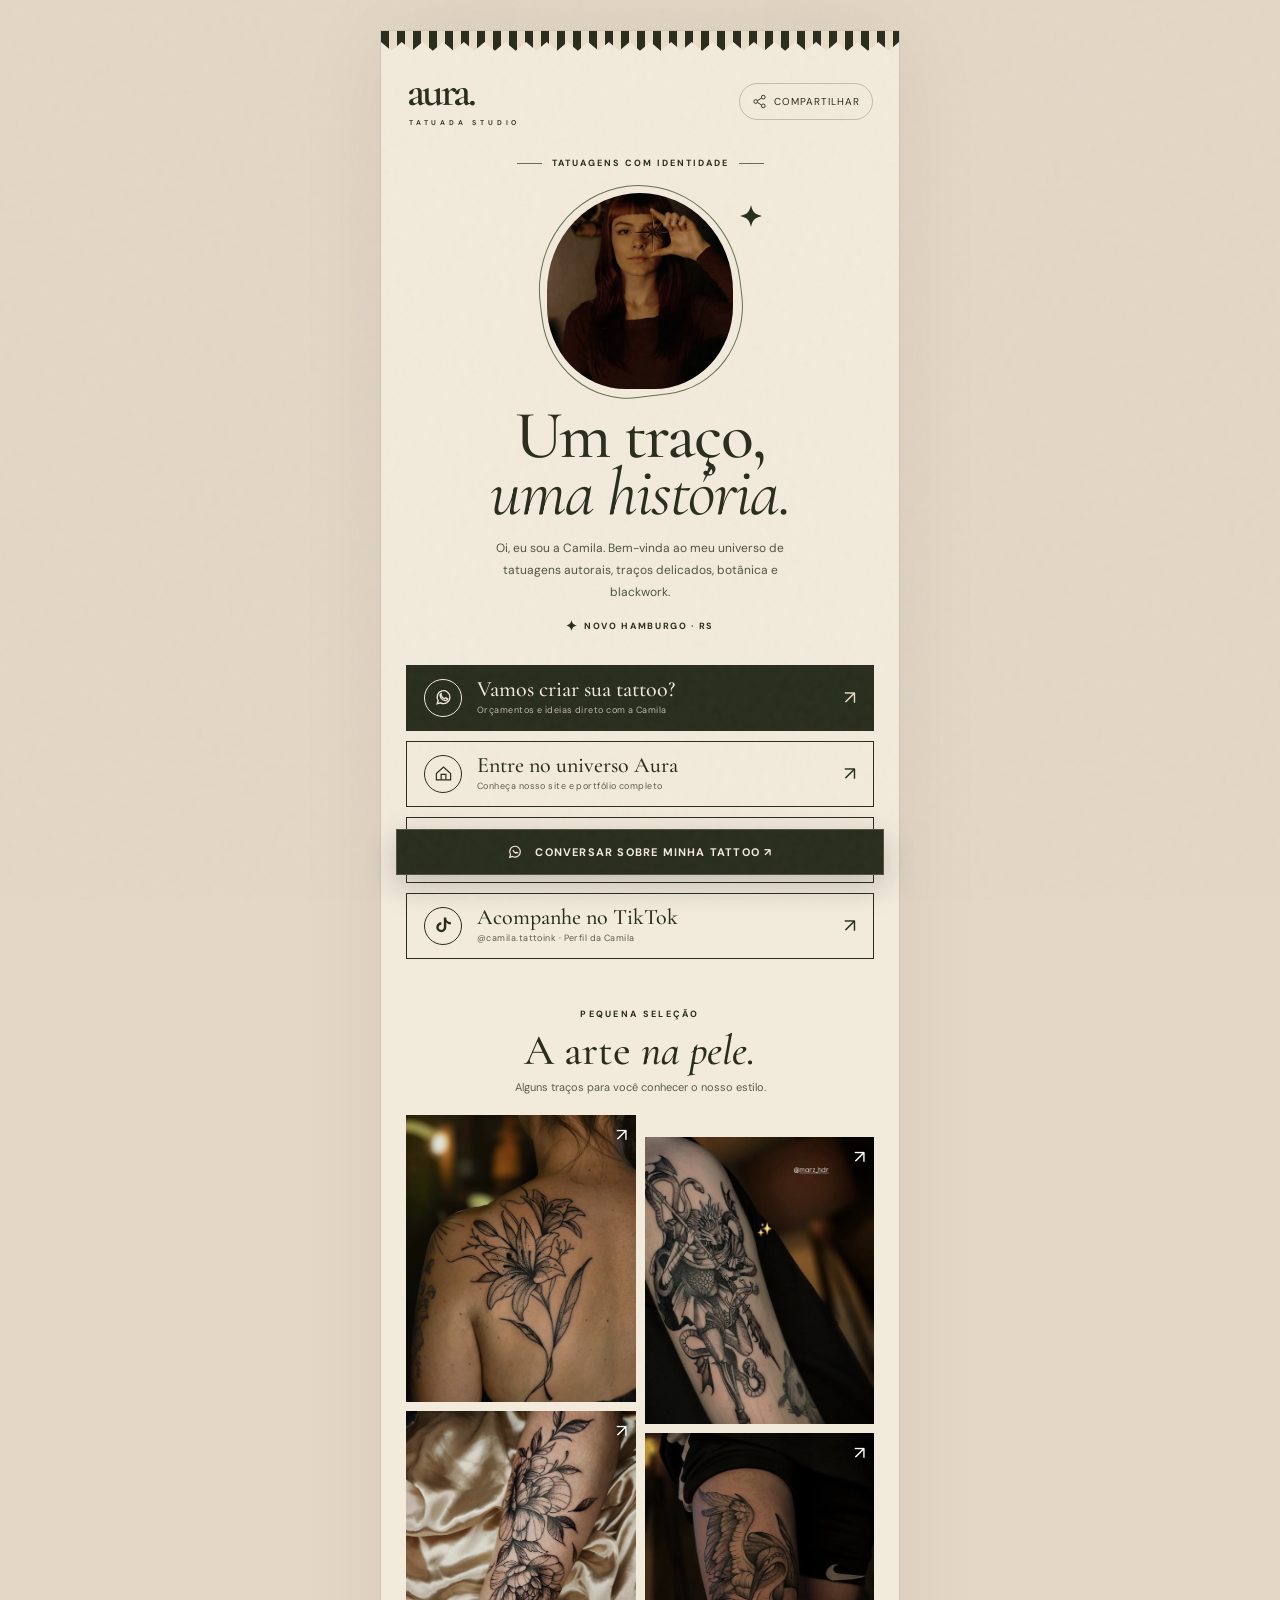
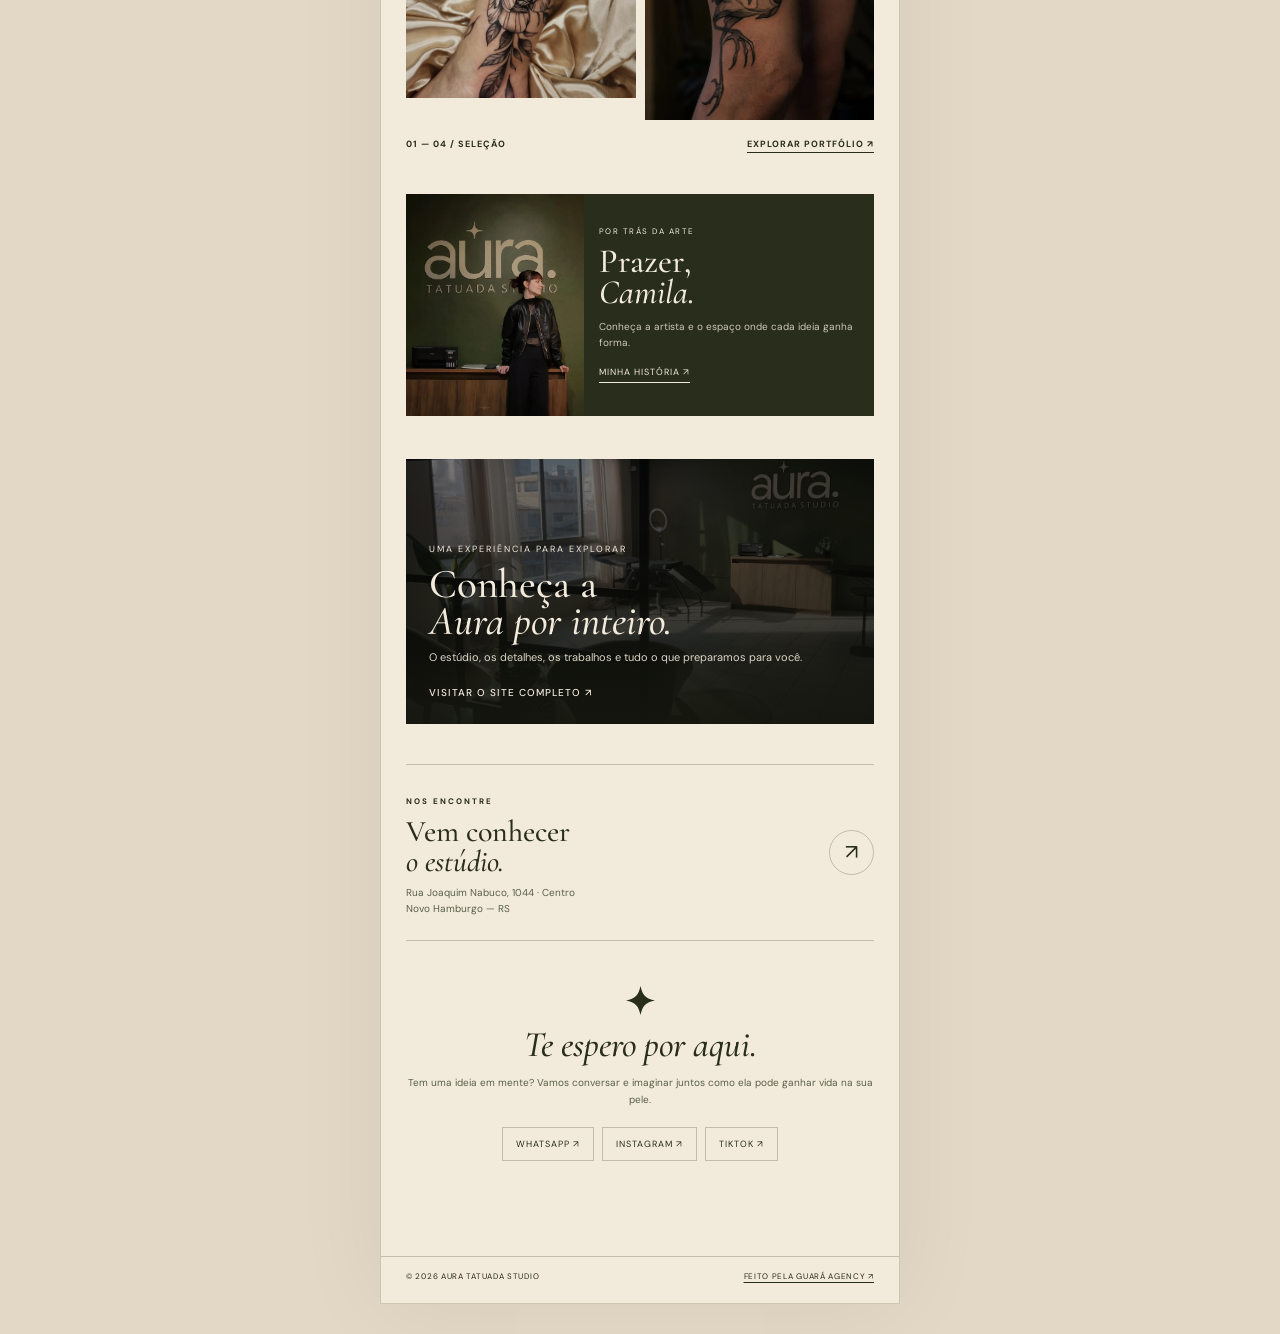
<file: site/bio/index.html>
<!doctype html>
<html lang="pt-BR">
<head>
<meta charset="utf-8">
<meta name="viewport" content="width=device-width, initial-scale=1, viewport-fit=cover">
<meta name="theme-color" content="#292d1c">
<meta name="description" content="Aura Tatuada Studio, em Novo Hamburgo. Conheça a arte da Camila, explore tatuagens autorais e converse sobre sua próxima tattoo.">
<meta property="og:type" content="website">
<meta property="og:title" content="Aura Tatuada Studio · Links & Arte">
<meta property="og:description" content="Arte autoral, botânica e blackwork. Conheça a Camila e encontre seu próximo traço.">
<meta property="og:image" content="../assets/estudio-principal.webp">
<title>Aura Tatuada · Bio</title>
<link rel="icon" href="../favicon.svg" type="image/svg+xml">
<link rel="preconnect" href="https://fonts.googleapis.com">
<link rel="preconnect" href="https://fonts.gstatic.com" crossorigin>
<link href="https://fonts.googleapis.com/css2?family=Cormorant+Garamond:ital,wght@0,400;0,500;0,600;1,400;1,500&family=DM+Sans:wght@400;500;600;700&display=swap" rel="stylesheet">
<link rel="preload" as="image" href="../assets/camila-retrato.webp">
<style>
:root{--olive:#292d1c;--olive2:#414831;--sage:#657052;--cream:#e8ddc9;--paper:#f2eadb;--sand:#c8b99f;--ink:#15170f;--border:rgba(41,45,28,.24)}
*{box-sizing:border-box}html{scroll-behavior:smooth}body{margin:0;background:var(--paper);color:var(--olive);font-family:"DM Sans",sans-serif;-webkit-font-smoothing:antialiased;overflow-x:hidden}
a{color:inherit;text-decoration:none}button{font:inherit}img{display:block;max-width:100%}::selection{background:var(--olive);color:var(--paper)}
.skip{position:absolute;left:12px;top:-80px;background:var(--paper);padding:12px;z-index:50}.skip:focus{top:12px}
.grain{pointer-events:none;position:fixed;inset:0;opacity:.12;z-index:20;background-image:url("data:image/svg+xml,%3Csvg viewBox='0 0 160 160' xmlns='http://www.w3.org/2000/svg'%3E%3Cfilter id='n'%3E%3CfeTurbulence type='fractalNoise' baseFrequency='.68' numOctaves='3' stitchTiles='stitch'/%3E%3C/filter%3E%3Crect width='100%25' height='100%25' filter='url(%23n)' opacity='.24'/%3E%3C/svg%3E")}
.shell{max-width:520px;margin:0 auto;min-height:100svh;position:relative;box-shadow:0 0 90px rgba(21,23,15,.06);background:var(--paper);overflow:hidden}
.top-fringe{height:22px;background:repeating-linear-gradient(90deg,var(--olive) 0 8px,var(--cream) 8px 16px);clip-path:polygon(0 0,100% 0,100% 50%,98% 90%,96% 50%,94% 90%,92% 50%,90% 90%,88% 50%,86% 90%,84% 50%,82% 90%,80% 50%,78% 90%,76% 50%,74% 90%,72% 50%,70% 90%,68% 50%,66% 90%,64% 50%,62% 90%,60% 50%,58% 90%,56% 50%,54% 90%,52% 50%,50% 90%,48% 50%,46% 90%,44% 50%,42% 90%,40% 50%,38% 90%,36% 50%,34% 90%,32% 50%,30% 90%,28% 50%,26% 90%,24% 50%,22% 90%,20% 50%,18% 90%,16% 50%,14% 90%,12% 50%,10% 90%,8% 50%,6% 90%,4% 50%,2% 90%,0 50%)}
.topbar{display:flex;align-items:center;justify-content:space-between;padding:23px 26px 16px}
.wordmark{font-family:"Cormorant Garamond",serif;font-size:43px;font-weight:600;letter-spacing:-3px;line-height:.7;position:relative}.wordmark small{display:block;font:600 7px "DM Sans",sans-serif;letter-spacing:3.8px;margin:12px 0 0 2px}
.topaction{border:1px solid var(--border);border-radius:999px;background:transparent;color:var(--olive);padding:10px 12px;display:flex;align-items:center;gap:7px;cursor:pointer;font-size:10px;letter-spacing:1px;text-transform:uppercase}
.topaction:hover{background:var(--cream)}.star{display:inline-block;vertical-align:middle;width:22px;height:22px;fill:currentColor}.small-star{width:11px;height:11px}
.hero{padding:14px 25px 8px;text-align:center}.eyebrow{display:flex;align-items:center;justify-content:center;gap:10px;font-size:9px;font-weight:700;letter-spacing:2px;text-transform:uppercase}.eyebrow:before,.eyebrow:after{content:"";width:25px;height:1px;background:var(--sage)}
.portrait-wrap{width:186px;height:196px;margin:24px auto 12px;position:relative}.portrait-wrap:before{content:"";position:absolute;inset:-8px;transform:rotate(-7deg);border:1px solid var(--sage);border-radius:52% 52% 44% 44%;pointer-events:none}.portrait-wrap img{width:100%;height:100%;object-fit:cover;object-position:center 34%;border-radius:52% 52% 44% 44%;filter:saturate(.83)}.portrait-star{position:absolute;right:-29px;top:12px;animation:turn 24s linear infinite}
.hero h1{font:500 clamp(49px,13vw,68px)/.83 "Cormorant Garamond",serif;letter-spacing:-1.7px;margin:19px 0 16px}.hero h1 em{font-weight:400}.intro{font-size:12px;line-height:1.85;max-width:300px;margin:0 auto;color:#4e5541}.location{display:flex;gap:7px;align-items:center;justify-content:center;margin:16px auto 25px;font-size:9px;letter-spacing:1.65px;text-transform:uppercase;font-weight:700}
.actions{padding:0 25px;display:grid;gap:10px}.link{width:100%;min-height:66px;border:1px solid var(--olive);display:flex;align-items:center;gap:15px;padding:13px 17px;position:relative;overflow:hidden;transition:transform .25s,background .25s,color .25s}.link:hover{transform:translateY(-2px);background:var(--cream)}.link.primary{background:var(--olive);color:var(--paper)}.link.primary:hover{background:var(--olive2)}.link-icon{width:38px;height:38px;border:1px solid currentColor;border-radius:50%;display:grid;place-items:center;flex-shrink:0}.link-icon svg{width:19px;height:19px}.link-body{display:flex;flex:1;align-items:flex-start;flex-direction:column;gap:4px}.link-title{font:500 22px/.95 "Cormorant Garamond",serif}.link-desc{font-size:9px;letter-spacing:.45px;opacity:.74}.arrow{font-size:19px;margin-left:auto;align-self:center}.link.primary .arrow{color:var(--cream)}
.section-head{text-align:center;margin:42px 25px 18px}.section-head .mini{font-size:9px;letter-spacing:2.3px;text-transform:uppercase;font-weight:700}.section-head h2{font:500 43px/.92 "Cormorant Garamond",serif;margin:9px 0 8px}.section-head p{font-size:11px;color:#586049;line-height:1.7;margin:0}
.gallery{display:grid;grid-template-columns:1fr 1fr;gap:9px;padding:0 25px}.gallery a{position:relative;overflow:hidden;background:var(--cream);aspect-ratio:4/5}.gallery img{width:100%;height:100%;object-fit:cover;transition:transform .65s cubic-bezier(.2,.7,.2,1);filter:saturate(.8)}.gallery a:hover img{transform:scale(1.065)}.gallery a:nth-child(2){margin-top:22px}.gallery a:nth-child(3){margin-top:-22px}.gallery a:after{content:"↗";position:absolute;right:9px;top:8px;color:#fff;font-size:18px;text-shadow:0 1px 5px #111}.gallery-caption{display:flex;justify-content:space-between;align-items:center;margin:18px 25px 0;font-size:9px;letter-spacing:1px;text-transform:uppercase;font-weight:700}.gallery-caption a{text-decoration:underline;text-underline-offset:5px}
.artist{margin:44px 25px 0;background:var(--olive);color:var(--paper);display:grid;grid-template-columns:38% 1fr;min-height:190px;overflow:hidden}.artist img{width:100%;height:100%;object-fit:cover}.artist-copy{padding:22px 15px;display:flex;flex-direction:column;justify-content:center}.artist-copy span{font-size:8px;letter-spacing:1.5px;text-transform:uppercase}.artist-copy h2{font:500 34px/.9 "Cormorant Garamond",serif;margin:11px 0}.artist-copy p{font-size:10px;line-height:1.6;opacity:.82;margin:0 0 15px}.artist-copy a{font-size:9px;text-transform:uppercase;letter-spacing:1px;border-bottom:1px solid currentColor;align-self:flex-start;padding-bottom:4px}
.fullsite{margin:43px 25px 0;min-height:265px;position:relative;overflow:hidden;background:var(--olive);color:var(--paper);display:flex;align-items:flex-end}.fullsite img{position:absolute;inset:0;width:100%;height:100%;object-fit:cover;filter:brightness(.48) saturate(.65);transition:transform .7s}.fullsite:hover img{transform:scale(1.055)}.fullsite:after{content:"";position:absolute;inset:0;background:linear-gradient(0deg,rgba(21,23,15,.9),transparent 90%)}.fullsite-content{position:relative;z-index:1;padding:23px;max-width:95%}.fullsite-content span{font-size:9px;letter-spacing:2px;text-transform:uppercase}.fullsite-content h2{font:500 41px/.9 "Cormorant Garamond",serif;margin:9px 0}.fullsite-content p{font-size:11px;line-height:1.6;margin:0 0 13px;opacity:.9}.fullsite-content strong{font-size:10px;letter-spacing:1px;text-transform:uppercase;font-weight:500}
.visit{margin:40px 25px 0;padding:23px 0;border-top:1px solid var(--border);border-bottom:1px solid var(--border);display:flex;align-items:center;justify-content:space-between;gap:14px}.visit-label{font-size:8px;letter-spacing:2px;text-transform:uppercase;font-weight:700}.visit h3{font:500 30px/1 "Cormorant Garamond",serif;margin:8px 0}.visit address{font-style:normal;font-size:10px;line-height:1.6;color:#586049}.visit a{border:1px solid var(--border);border-radius:50%;height:45px;width:45px;display:grid;place-items:center;flex-shrink:0;font-size:21px;transition:background .2s}.visit a:hover{background:var(--cream)}
.end{padding:45px 24px 95px;text-align:center}.end .star{width:29px;height:29px}.end h2{font:italic 500 36px/.98 "Cormorant Garamond",serif;margin:12px 0}.end p{font-size:10px;line-height:1.7;color:#586049}.end-social{display:flex;justify-content:center;gap:8px;margin:19px auto 0}.end-social a{padding:10px 13px;border:1px solid var(--border);font-size:9px;letter-spacing:1px;text-transform:uppercase}.credits{border-top:1px solid var(--border);padding:14px 25px 22px;display:flex;gap:8px;justify-content:space-between;font-size:8px;letter-spacing:.7px;text-transform:uppercase}.credits a{text-decoration:underline;text-underline-offset:3px}
.fixed-cta{position:fixed;z-index:12;bottom:max(14px,env(safe-area-inset-bottom));left:50%;transform:translateX(-50%);width:min(calc(100% - 30px),488px);display:flex;align-items:center;justify-content:center;gap:12px;padding:14px 20px;background:var(--olive);color:var(--paper);font-size:11px;font-weight:700;letter-spacing:1.2px;text-transform:uppercase;box-shadow:0 10px 32px #15170f35;border:1px solid #c8b99f44}.fixed-cta svg{width:16px;height:16px}
.reveal{opacity:0;transform:translateY(15px);transition:opacity .65s ease,transform .65s ease}.reveal.in{opacity:1;transform:none}
@keyframes turn{to{transform:rotate(360deg)}}@media(min-width:600px){body{background:#e3d8c5}.shell{margin:30px auto;border:1px solid #d0c5b0}.fixed-cta{bottom:25px}}@media(prefers-reduced-motion:reduce){*,*:before,*:after{scroll-behavior:auto!important;animation:none!important;transition:none!important}.reveal{opacity:1;transform:none}}
</style>
</head>
<body>
<a class="skip" href="#conteudo">Pular para conteúdo</a>
<div class="grain" aria-hidden="true"></div>
<div class="shell">
<div class="top-fringe" aria-hidden="true"></div>
<header class="topbar">
<a class="wordmark" href="../" aria-label="Aura Tatuada Studio, acessar o site completo">aura.<small>TATUADA STUDIO</small></a>
<button class="topaction" id="share" type="button" aria-label="Compartilhar o biosite">
<svg width="15" height="15" viewBox="0 0 24 24" fill="none" stroke="currentColor" stroke-width="1.5" aria-hidden="true"><circle cx="18" cy="5" r="3"/><circle cx="6" cy="12" r="3"/><circle cx="18" cy="19" r="3"/><path d="m8.7 10.6 6.6-4.2m-6.6 7 6.6 4.2"/></svg> Compartilhar
</button>
</header>
<main id="conteudo">
<section class="hero">
<div class="eyebrow">Tatuagens com identidade</div>
<div class="portrait-wrap"><img src="../assets/camila-retrato.webp" width="1080" height="1440" alt="Retrato da tatuadora Camila" fetchpriority="high"><svg class="star portrait-star" viewBox="0 0 64 64" aria-hidden="true"><path d="M32 0c4.6 20.8 11.2 27.4 32 32-20.8 4.6-27.4 11.2-32 32C27.4 43.2 20.8 36.6 0 32 20.8 27.4 27.4 20.8 32 0Z"/></svg></div>
<h1>Um traço,<br><em>uma história.</em></h1>
<p class="intro">Oi, eu sou a Camila. Bem-vinda ao meu universo de tatuagens autorais, traços delicados, botânica e blackwork.</p>
<div class="location"><svg class="star small-star" viewBox="0 0 64 64" aria-hidden="true"><path d="M32 0c4.6 20.8 11.2 27.4 32 32-20.8 4.6-27.4 11.2-32 32C27.4 43.2 20.8 36.6 0 32 20.8 27.4 27.4 20.8 32 0Z"/></svg> Novo Hamburgo · RS</div>
</section>
<nav class="actions" aria-label="Principais links">
<a class="link primary" href="https://wa.me/5551998713610?text=Oi%2C%20Camila!%20Conheci%20a%20Aura%20pelo%20Instagram%20e%20quero%20conversar%20sobre%20uma%20tatuagem." target="_blank" rel="noopener noreferrer"><span class="link-icon"><svg viewBox="0 0 24 24" fill="none" stroke="currentColor" stroke-width="1.7" aria-hidden="true"><path d="M20 11.6a8 8 0 0 1-11.7 7.1L4 20l1.3-4.2A8 8 0 1 1 20 11.6Z"/><path d="M9 9c.7 2.2 2.2 3.7 4.5 4.5l1.5-1.1 2.1 1.3c-.2 1.6-1.5 2.4-2.9 2.2-3.5-.6-6-3.2-6.5-6.4C7.5 8 8.4 7.3 9 7Z"/></svg></span><span class="link-body"><span class="link-title">Vamos criar sua tattoo?</span><span class="link-desc">Orçamentos e ideias direto com a Camila</span></span><span class="arrow">↗</span></a>
<a class="link" href="../"><span class="link-icon"><svg viewBox="0 0 24 24" fill="none" stroke="currentColor" stroke-width="1.5" aria-hidden="true"><path d="M3 12 12 4l9 8v8H3z"/><path d="M9 20v-7h6v7"/></svg></span><span class="link-body"><span class="link-title">Entre no universo Aura</span><span class="link-desc">Conheça nosso site e portfólio completo</span></span><span class="arrow">↗</span></a>
<a class="link" href="https://www.instagram.com/auratatuada/" target="_blank" rel="noopener noreferrer"><span class="link-icon"><svg viewBox="0 0 24 24" fill="none" stroke="currentColor" stroke-width="1.5" aria-hidden="true"><rect x="3" y="3" width="18" height="18" rx="5"/><circle cx="12" cy="12" r="4"/><circle cx="17.7" cy="6.3" r=".8" fill="currentColor" stroke="none"/></svg></span><span class="link-body"><span class="link-title">Acompanhe no Instagram</span><span class="link-desc">@auratatuada · Novos trabalhos e bastidores</span></span><span class="arrow">↗</span></a>
<a class="link" href="https://www.tiktok.com/@camila.tattoink" target="_blank" rel="noopener noreferrer"><span class="link-icon"><svg viewBox="0 0 24 24" fill="currentColor" aria-hidden="true"><path d="M15.5 2h-3.1v12.2a3.2 3.2 0 1 1-3.2-3.2V7.9a6.3 6.3 0 1 0 6.3 6.3V8.1a7.6 7.6 0 0 0 5.7 2.5V7.4A4.7 4.7 0 0 1 15.5 2Z"/></svg></span><span class="link-body"><span class="link-title">Acompanhe no TikTok</span><span class="link-desc">@camila.tattoink · Perfil da Camila</span></span><span class="arrow">↗</span></a>
</nav>
<section aria-labelledby="gallery-title" class="reveal">
<div class="section-head"><span class="mini">Pequena seleção</span><h2 id="gallery-title">A arte <em>na pele.</em></h2><p>Alguns traços para você conhecer o nosso estilo.</p></div>
<div class="gallery">
<a href="../#portfolio" aria-label="Ver portfólio de botânica no site completo"><img src="../assets/portfolio/botanica-01.jpg" alt="Exemplo de tatuagem botânica do portfólio Aura" loading="lazy" decoding="async"></a>
<a href="../#portfolio" aria-label="Ver portfólio de blackwork no site completo"><img src="../assets/portfolio/blackwork-01.jpg" alt="Exemplo de tatuagem blackwork do portfólio Aura" loading="lazy" decoding="async"></a>
<a href="../#portfolio" aria-label="Ver mais tatuagens botânicas"><img src="../assets/portfolio/botanica-02.jpg" alt="Outro exemplo de tatuagem botânica" loading="lazy" decoding="async"></a>
<a href="../#portfolio" aria-label="Ver mais tatuagens em blackwork"><img src="../assets/portfolio/blackwork-02.jpg" alt="Outro exemplo de tatuagem blackwork" loading="lazy" decoding="async"></a>
</div>
<div class="gallery-caption"><span>01 — 04 / SELEÇÃO</span><a href="../#portfolio">Explorar portfólio ↗</a></div>
</section>
<section class="artist reveal" aria-label="Conheça a artista">
<img src="../assets/estudio-detalhe.webp" alt="Camila no estúdio Aura Tatuada" loading="lazy" decoding="async">
<div class="artist-copy"><span>Por trás da arte</span><h2>Prazer,<br><em>Camila.</em></h2><p>Conheça a artista e o espaço onde cada ideia ganha forma.</p><a href="../#artista">Minha história ↗</a></div>
</section>
<a class="fullsite reveal" href="../" aria-label="Acessar a experiência completa do site Aura Tatuada">
<img src="../assets/estudio-principal.webp" alt="" loading="lazy" decoding="async">
<div class="fullsite-content"><span>Uma experiência para explorar</span><h2>Conheça a<br><em>Aura por inteiro.</em></h2><p>O estúdio, os detalhes, os trabalhos e tudo o que preparamos para você.</p><strong>Visitar o site completo ↗</strong></div>
</a>
<section class="visit reveal" aria-label="Onde fica o estúdio">
<div><span class="visit-label">Nos encontre</span><h3>Vem conhecer<br><em>o estúdio.</em></h3><address>Rua Joaquim Nabuco, 1044 · Centro<br>Novo Hamburgo — RS</address></div>
<a href="https://www.google.com/maps/search/?api=1&amp;query=R.+Joaquim+Nabuco%2C+1044%2C+Centro%2C+Novo+Hamburgo%2C+RS" target="_blank" rel="noopener noreferrer" aria-label="Abrir localização no Google Maps">↗</a>
</section>
<section class="end reveal"><svg class="star" viewBox="0 0 64 64" aria-hidden="true"><path d="M32 0c4.6 20.8 11.2 27.4 32 32-20.8 4.6-27.4 11.2-32 32C27.4 43.2 20.8 36.6 0 32 20.8 27.4 27.4 20.8 32 0Z"/></svg><h2>Te espero por aqui.</h2><p>Tem uma ideia em mente? Vamos conversar e imaginar juntos como ela pode ganhar vida na sua pele.</p><div class="end-social"><a href="https://wa.me/5551998713610" target="_blank" rel="noopener noreferrer">WhatsApp ↗</a><a href="https://www.instagram.com/auratatuada/" target="_blank" rel="noopener noreferrer">Instagram ↗</a><a href="https://www.tiktok.com/@camila.tattoink" target="_blank" rel="noopener noreferrer">TikTok ↗</a></div></section>
</main>
<footer class="credits"><span>© <span id="year">2026</span> Aura Tatuada Studio</span><a href="https://www.guaraagency.com.br/" target="_blank" rel="noopener noreferrer">Feito pela Guará Agency ↗</a></footer>
</div>
<a class="fixed-cta" href="https://wa.me/5551998713610?text=Oi%2C%20Camila!%20Quero%20conversar%20sobre%20uma%20tattoo." target="_blank" rel="noopener noreferrer"><svg viewBox="0 0 24 24" fill="none" stroke="currentColor" stroke-width="1.8" aria-hidden="true"><path d="M20 11.6a8 8 0 0 1-11.7 7.1L4 20l1.3-4.2A8 8 0 1 1 20 11.6Z"/><path d="m9 9 1.1 2.4 3 2.3 1.6-1.2 2.2 1.3"/></svg> Conversar sobre minha tattoo ↗</a>
<script>
document.getElementById('year').textContent=new Date().getFullYear();
const share=document.getElementById('share');
share.addEventListener('click',async()=>{const data={title:'Aura Tatuada Studio',text:'Conheça a Aura Tatuada!',url:location.href};try{if(navigator.share){await navigator.share(data)}else if(navigator.clipboard){await navigator.clipboard.writeText(location.href);share.textContent='Link copiado ✓';setTimeout(()=>share.textContent='Compartilhar',2400)}else{window.prompt('Copie este link:',location.href)}}catch(e){if(e.name!=='AbortError')window.prompt('Copie este link:',location.href)}});
if('IntersectionObserver' in window){const io=new IntersectionObserver(entries=>{entries.forEach(e=>{if(e.isIntersecting){e.target.classList.add('in');io.unobserve(e.target)}})},{threshold:.07});document.querySelectorAll('.reveal').forEach(el=>io.observe(el))}else{document.querySelectorAll('.reveal').forEach(el=>el.classList.add('in'))}
</script>
</body>
</html>
</file>
